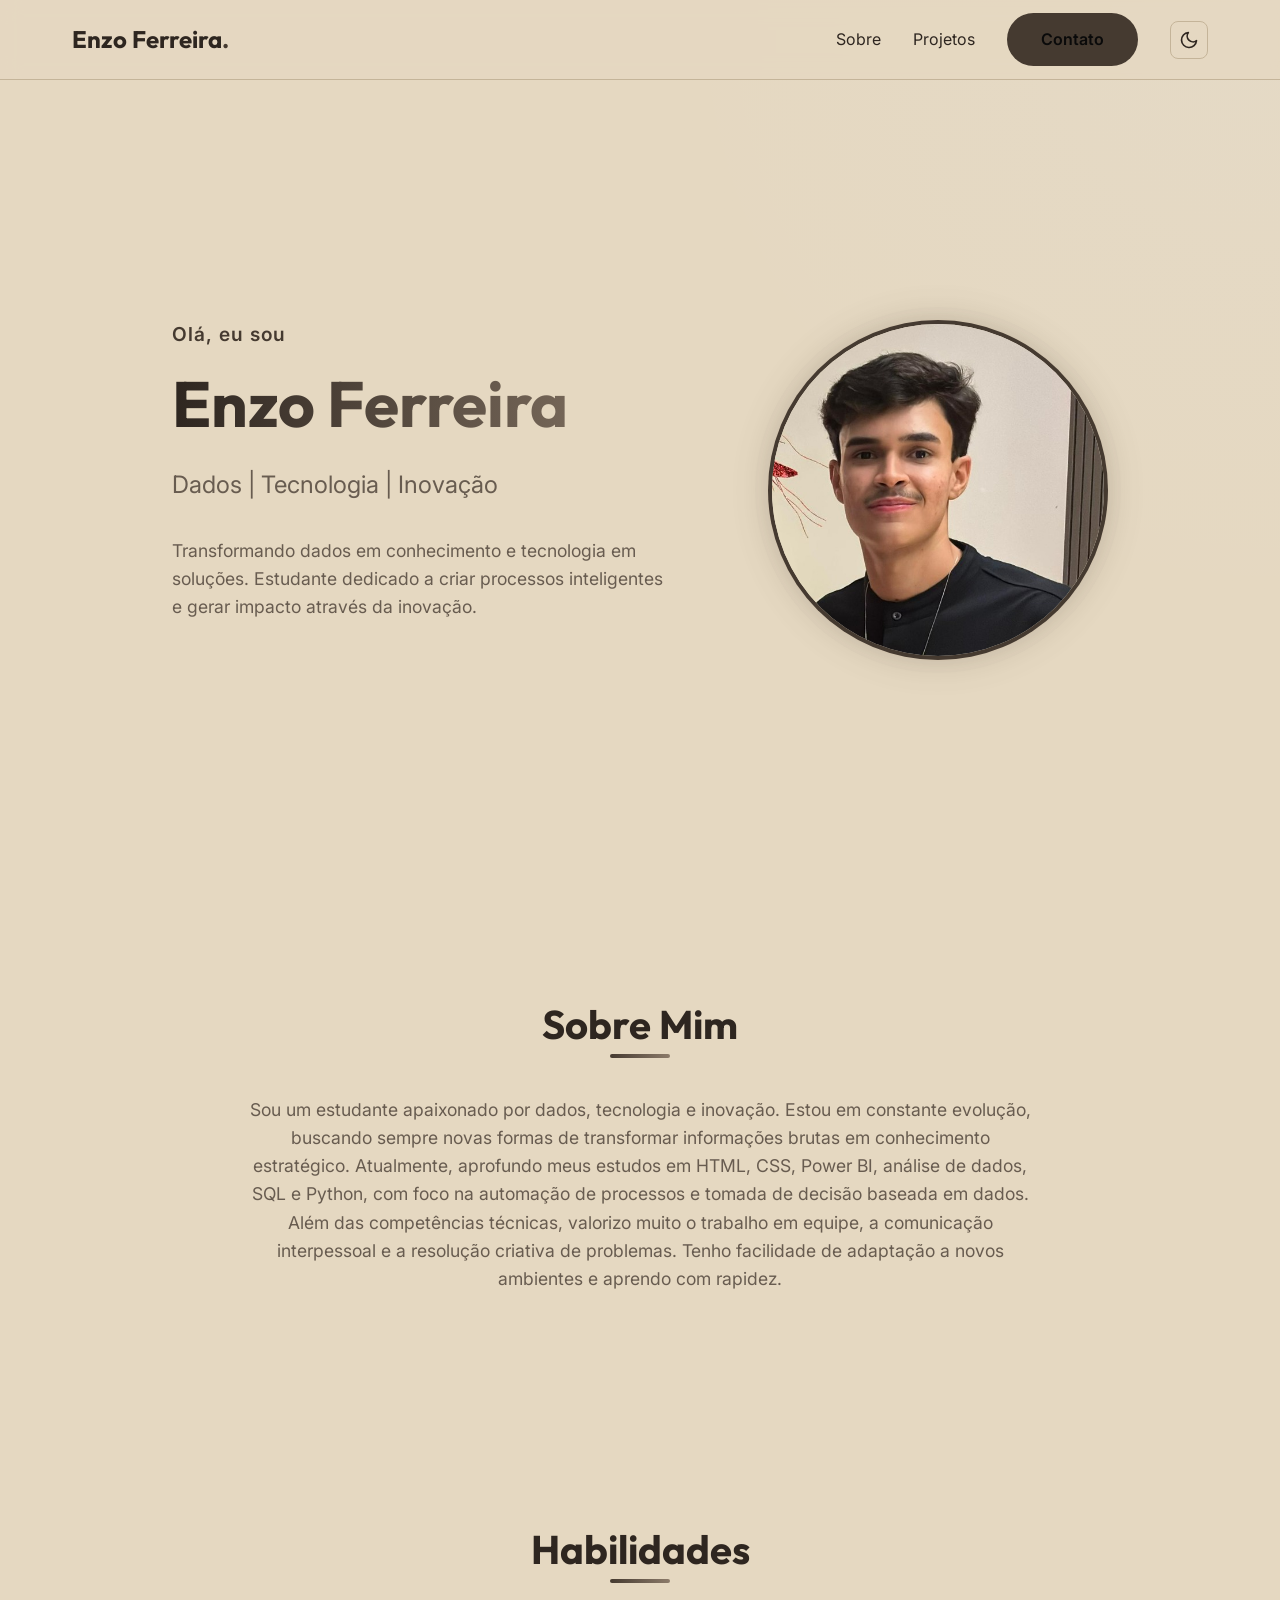
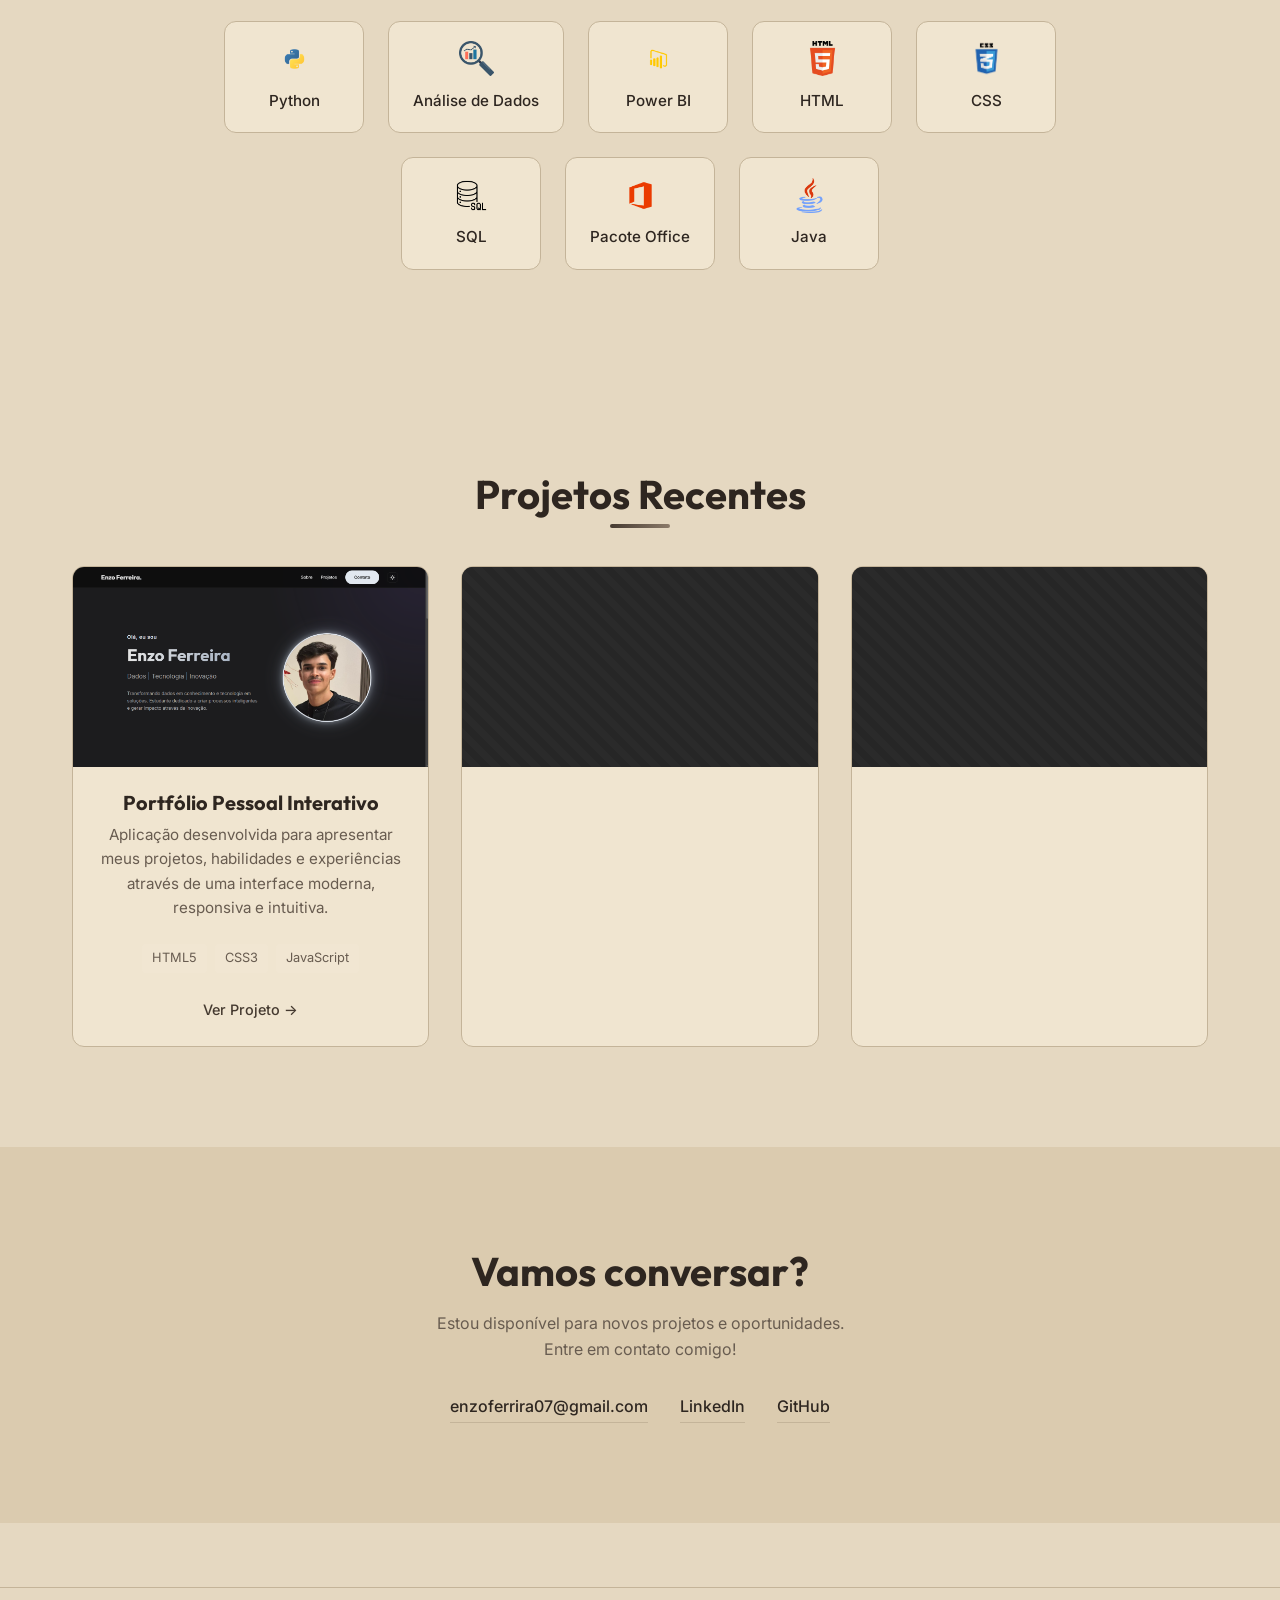
<file: index.html>
<!DOCTYPE html>
<html lang="pt-BR">

<head>
    <meta charset="UTF-8">
    <meta name="viewport" content="width=device-width, initial-scale=1.0">
    <meta name="description" content="Portfolio Profissional - Desenvolvedor & Criativo">
    <title>Portfolio | Enzo Ferreira</title>
    <!-- Fonts -->
    <link rel="preconnect" href="https://fonts.googleapis.com">
    <link rel="preconnect" href="https://fonts.gstatic.com" crossorigin>
    <link
        href="https://fonts.googleapis.com/css2?family=Inter:wght@300;400;500;600;700&family=Outfit:wght@400;500;700&display=swap"
        rel="stylesheet">

    <!-- CSS -->
    <link rel="stylesheet" href="css/style.css">
</head>

<body>

    <!-- Navigation -->
    <nav class="navbar">
        <div class="container">
            <a href="#" class="logo">Enzo Ferreira<span>.</span></a>
            <ul class="nav-links">
                <li><a href="#about">Sobre</a></li>
                <li><a href="#projects">Projetos</a></li>
                <li><a href="#contact" class="btn-primary">Contato</a></li>
                <li>
                    <button id="theme-toggle" class="theme-toggle" aria-label="Alterar tema">
                        <svg class="sun-icon" xmlns="http://www.w3.org/2000/svg" width="24" height="24"
                            viewBox="0 0 24 24" fill="none" stroke="currentColor" stroke-width="2"
                            stroke-linecap="round" stroke-linejoin="round">
                            <circle cx="12" cy="12" r="5" />
                            <line x1="12" y1="1" x2="12" y2="3" />
                            <line x1="12" y1="21" x2="12" y2="23" />
                            <line x1="4.22" y1="4.22" x2="5.64" y2="5.64" />
                            <line x1="18.36" y1="18.36" x2="19.78" y2="19.78" />
                            <line x1="1" y1="12" x2="3" y2="12" />
                            <line x1="21" y1="12" x2="23" y2="12" />
                            <line x1="4.22" y1="19.78" x2="5.64" y2="18.36" />
                            <line x1="18.36" y1="5.64" x2="19.78" y2="4.22" />
                        </svg>
                        <svg class="moon-icon" xmlns="http://www.w3.org/2000/svg" width="24" height="24"
                            viewBox="0 0 24 24" fill="none" stroke="currentColor" stroke-width="2"
                            stroke-linecap="round" stroke-linejoin="round">
                            <path d="M21 12.79A9 9 0 1 1 11.21 3 7 7 0 0 0 21 12.79z" />
                        </svg>
                    </button>
                </li>
            </ul>
            <div class="hamburger">
                <span></span>
                <span></span>
                <span></span>
            </div>
        </div>
    </nav>

    <!-- Hero Section -->
    <header class="hero" id="home">
        <div class="container hero-layout">
            <!-- Text -->
            <div class="hero-content">
                <span class="greeting">Olá, eu sou</span>
                <h1>Enzo Ferreira</h1>
                <p class="subtitle">Dados | Tecnologia | Inovação</p>
                <p class="description">
                    Transformando dados em conhecimento e tecnologia em soluções.
                    Estudante dedicado a criar processos inteligentes e gerar impacto através da inovação.
                </p>

            </div>
            <!-- Foto circular -->
            <div class="hero-photo-wrapper">
                <div class="hero-photo-ring">
                    <img src="assets/perfil.jpg" alt="Foto de Enzo Ferreira" class="hero-photo" id="hero-photo">
                </div>
            </div>
        </div>
    </header>

    <!-- About Section -->
    <section id="about" class="section">
        <div class="container">
            <h2 class="section-title">Sobre Mim</h2>
            <div class="about-grid about-grid--text-only">
                <div class="about-text">
                    <p>
                        Sou um estudante apaixonado por dados, tecnologia e inovação. Estou em constante evolução,
                        buscando sempre novas formas de transformar informações brutas em conhecimento estratégico.
                        Atualmente, aprofundo meus estudos em HTML, CSS, Power BI, análise de dados, SQL e Python, com
                        foco na
                        automação de processos e tomada de decisão baseada em dados. Além das competências técnicas,
                        valorizo muito o trabalho em equipe, a comunicação interpessoal e a resolução criativa de
                        problemas. Tenho facilidade de adaptação a novos ambientes e aprendo com rapidez.
                    </p>
                </div>
            </div>
        </div>
    </section>

    <!-- Skills Section -->
    <section id="skills" class="section">
        <div class="container">
            <h2 class="section-title">Habilidades</h2>
            <div class="skills-list">
                <div class="skill-item">
                    <img src="assets/python.png" alt="Python" class="skill-icon">
                    <span class="skill-tag">Python</span>
                </div>
                <div class="skill-item">
                    <img src="assets/analise-de-dados.png" alt="Análise de Dados" class="skill-icon">
                    <span class="skill-tag">Análise de Dados</span>
                </div>
                <div class="skill-item">
                    <img src="assets/power-bi.png" alt="Power BI" class="skill-icon">
                    <span class="skill-tag">Power BI</span>
                </div>
                <div class="skill-item">
                    <img src="assets/html-logo.png" alt="HTML" class="skill-icon">
                    <span class="skill-tag">HTML</span>
                </div>
                <div class="skill-item">
                    <img src="assets/css-logo.png" alt="CSS" class="skill-icon">
                    <span class="skill-tag">CSS</span>
                </div>
                <div class="skill-item">
                    <img src="assets/sql.png" alt="SQL" class="skill-icon">
                    <span class="skill-tag">SQL</span>
                </div>
                <div class="skill-item">
                    <img src="assets/1486565573-microsoft-office_81557.png" alt="Pacote Office" class="skill-icon">
                    <span class="skill-tag">Pacote Office</span>
                </div>
                <div class="skill-item">
                    <img src="assets/226777.png" alt="Java" class="skill-icon">
                    <span class="skill-tag">Java</span>
                </div>
            </div>
        </div>
    </section>


    <!-- Projects Section -->
    <section id="projects" class="section">
        <div class="container">
            <h2 class="section-title">Projetos Recentes</h2>
            <div class="projects-grid">
                <!-- Project Card 1 -->
                <article class="project-card">
                    <div class="project-image">
                        <img src="assets/Screenshot_1.png" alt="Print do Portfólio" style="width: 100%; height: 100%; object-fit: cover;">
                    </div>
                    <div class="project-info">
                        <h3>Portfólio Pessoal Interativo</h3>
                        <p>Aplicação desenvolvida para apresentar meus projetos, habilidades e experiências através de uma interface moderna, responsiva e intuitiva.</p>
                        <div class="tags">
                            <span>HTML5</span><span>CSS3</span><span>JavaScript</span>
                        </div>
                        <a href="https://enzoferrira.github.io" target="_blank" class="link-arrow">Ver Projeto &rarr;</a>
                    </div>
                </article>

                <!-- Project Card 2 -->
                <article class="project-card">
                    <div class="project-image"></div>
                    <div class="project-info">
                        
                    </div>
                </article>

                <!-- Project Card 3 -->
                <article class="project-card">
                    <div class="project-image"></div>
                    <div class="project-info">
                        
                    </div>
                </article>
            </div>
        </div>
    </section>

    <!-- Contact Section -->
    <section id="contact" class="section bg-alt">
        <div class="container contact-container">
            <div class="contact-text">
                <h2>Vamos conversar?</h2>
                <p>Estou disponível para novos projetos e oportunidades.<br>Entre em contato comigo!</p>
                <div class="contact-links">
                    <a href="mailto:enzoferrira07@gmail.com" class="contact-item">enzoferrira07@gmail.com</a>
                    <a href="https://www.linkedin.com/in/enzo-silva-ferreira/" class="contact-item">LinkedIn</a>
                    <a href="https://www.github.com/EnzoFerrira" class="contact-item">GitHub</a>
                </div>
            </div>
        </div>
    </section>

    <footer>
        <div class="container">
        </div>
    </footer>

    <script src="js/main.js"></script>
</body>

</html>
</file>
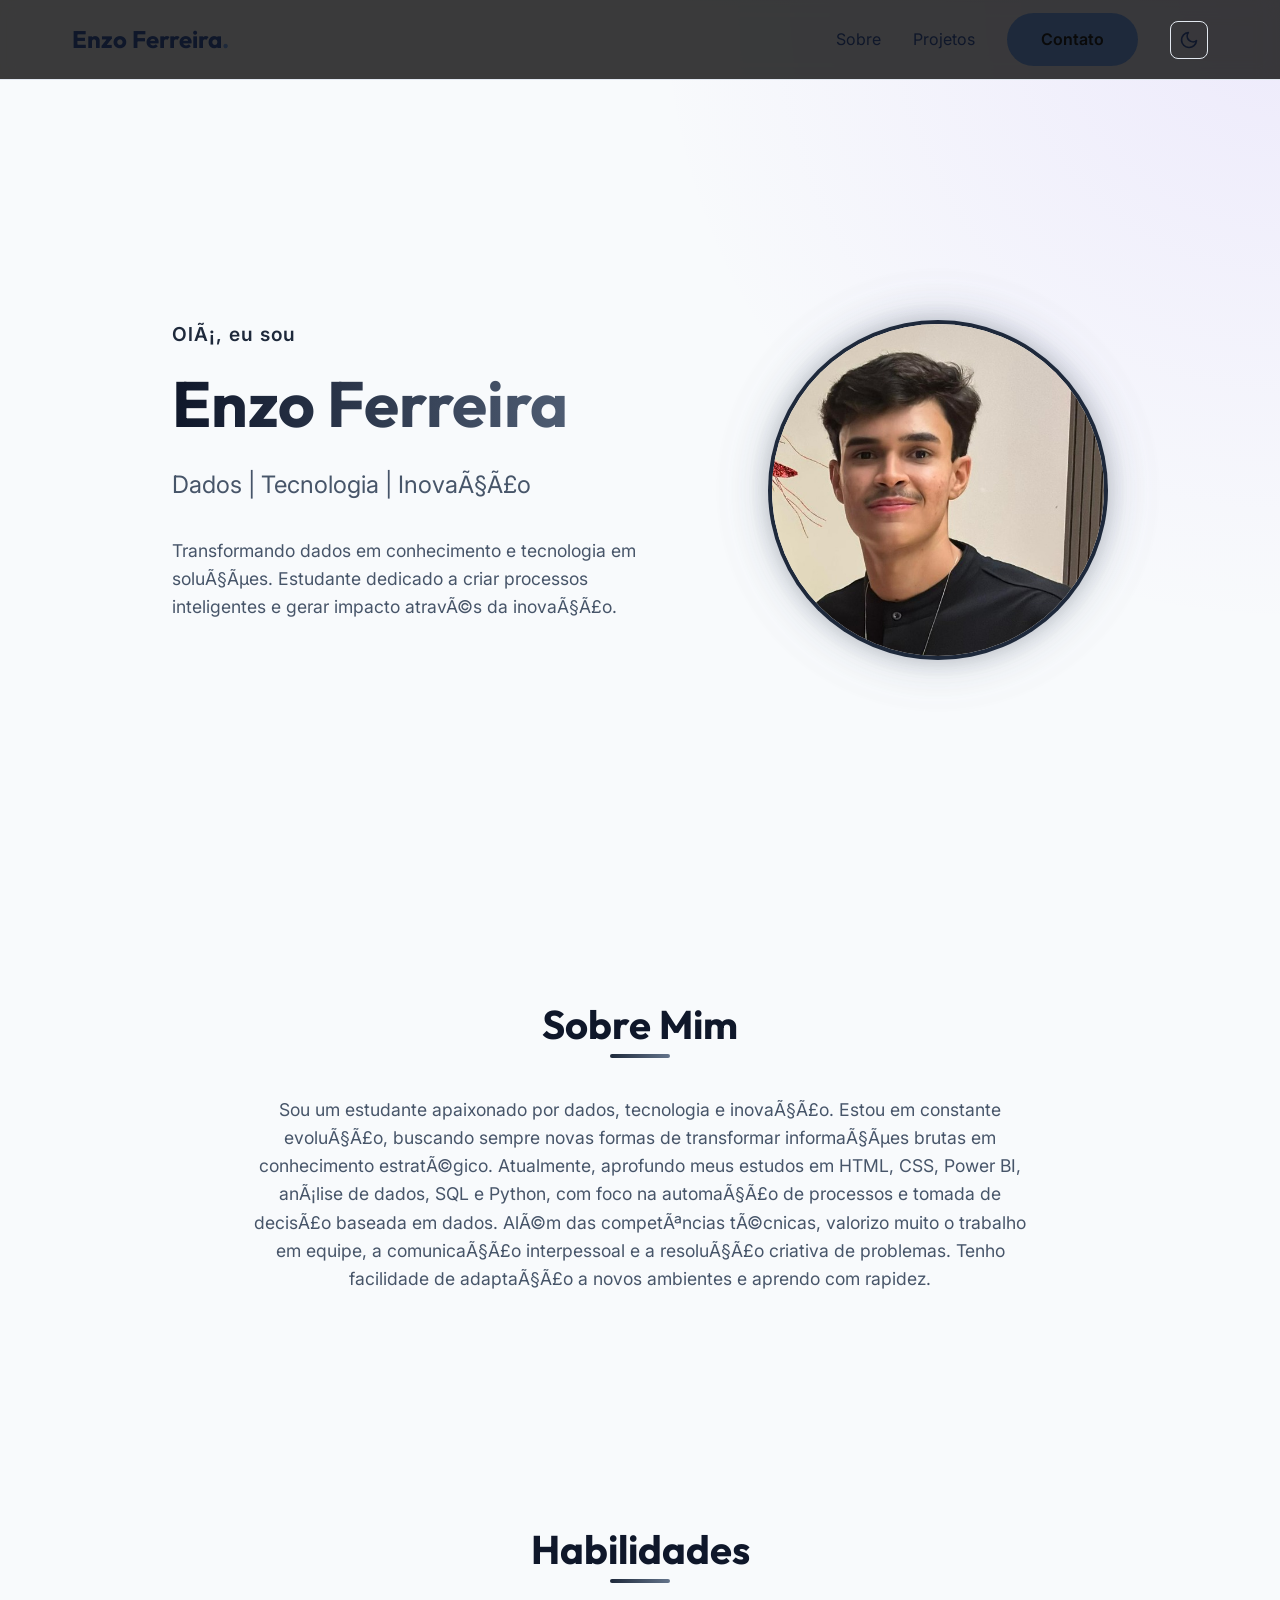
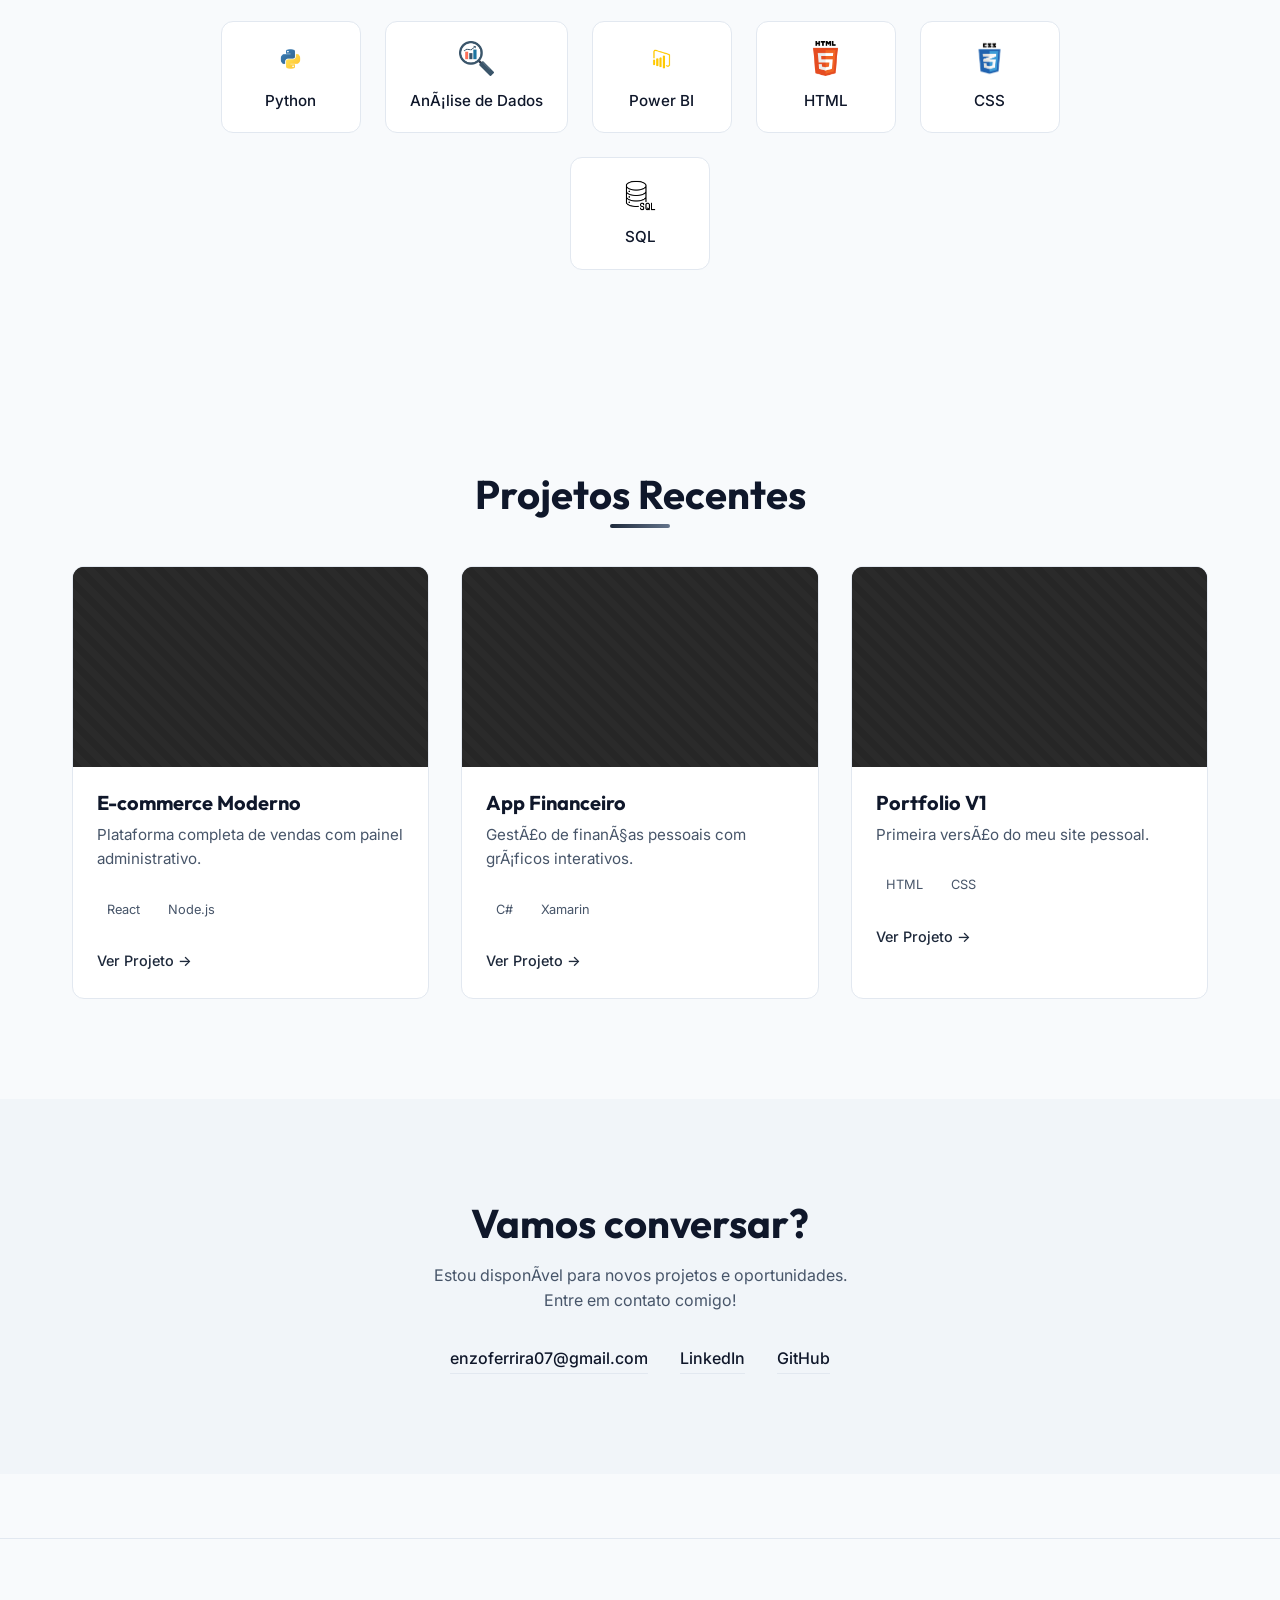
<file: google_sites_bundle.html>
﻿<!DOCTYPE html>
<html lang="pt-BR">

<head>
    <meta charset="UTF-8">
    <meta name="viewport" content="width=device-width, initial-scale=1.0">
    <meta name="description" content="Portfolio Profissional - Desenvolvedor & Criativo">
    <title>Portfolio | Enzo Ferreira</title>
    <!-- Fonts -->
    <link rel="preconnect" href="https://fonts.googleapis.com">
    <link rel="preconnect" href="https://fonts.gstatic.com" crossorigin>
    <link
        href="https://fonts.googleapis.com/css2?family=Inter:wght@300;400;500;600;700&family=Outfit:wght@400;500;700&display=swap"
        rel="stylesheet">

    <!-- CSS -->
    <style>
/* 
 * Portfolio Theme - Dark Mode 
 * Premium Resume Style
 */

:root {
    /* Transitions */
    --transition: all 0.3s ease;

    /* Theme - Dark (Default) */
    --bg-body: #1c1c1e;
    --bg-card: #2c2c2e;
    --bg-alt: #242426;
    --text-main: #e5e5e5;
    --text-muted: #a3a3a3;
    --primary: #E2E8F0;
    --primary-hover: #CBD5E1;
    --accent: #94A3B8;
    --border: #262626;

    /* Smoke Effect Colors - Dark */
    --smoke-1: rgba(226, 232, 240, 0.4);
    --smoke-2: rgba(148, 163, 184, 0.3);
    --smoke-3: rgba(148, 163, 184, 0.2);
    --smoke-4: rgba(148, 163, 184, 0.1);
}

[data-theme="light"] {
    --bg-body: #f8fafc;
    --bg-card: #ffffff;
    --bg-alt: #f1f5f9;
    --text-main: #0f172a;
    --text-muted: #475569;
    --primary: #1e293b;
    --primary-hover: #334155;
    --accent: #64748b;
    --border: #e2e8f0;

    /* Smoke Effect Colors - Light */
    --smoke-1: rgba(30, 41, 59, 0.2);
    --smoke-2: rgba(71, 85, 105, 0.15);
    --smoke-3: rgba(100, 116, 139, 0.1);
    --smoke-4: rgba(148, 163, 184, 0.05);
}

:root {
    /* Typography */
    --font-heading: 'Outfit', sans-serif;
    --font-body: 'Inter', sans-serif;

    /* Spacing */
    --container-width: 1200px;
    --header-height: 80px;
}

/* Reset & Base */
* {
    margin: 0;
    padding: 0;
    box-sizing: border-box;
}

html {
    scroll-behavior: smooth;
}

body {
    background-color: var(--bg-body);
    color: var(--text-main);
    font-family: var(--font-body);
    line-height: 1.6;
    overflow-x: hidden;
    transition: background-color 0.4s ease, color 0.4s ease;
}

a {
    text-decoration: none;
    color: inherit;
    transition: var(--transition);
}

ul {
    list-style: none;
}

img {
    max-width: 100%;
    display: block;
}

/* Typography */
h1,
h2,
h3,
h4,
h5,
h6 {
    font-family: var(--font-heading);
    color: var(--text-main);
    line-height: 1.2;
}

.section-title {
    font-size: 2.5rem;
    margin-bottom: 3rem;
    position: relative;
    display: inline-block;
}

.section-title::after {
    content: '';
    position: absolute;
    bottom: -10px;
    left: 0;
    width: 60px;
    height: 4px;
    background: linear-gradient(90deg, var(--primary), var(--accent));
    border-radius: 2px;
}

/* Utility Classes */
.container {
    max-width: var(--container-width);
    margin: 0 auto;
    padding: 0 2rem;
}

.btn-primary {
    display: inline-block;
    background-color: var(--primary);
    color: #0a0a0a;
    padding: 12px 32px;
    border-radius: 50px;
    font-weight: 600;
    border: 2px solid transparent;
}

.btn-primary:hover {
    background-color: var(--primary-hover);
    transform: translateY(-2px);
    box-shadow: 0 10px 20px -10px rgba(139, 92, 246, 0.5);
}

.btn-outline {
    display: inline-block;
    background-color: transparent;
    color: var(--text-main);
    padding: 12px 32px;
    border-radius: 50px;
    font-weight: 500;
    border: 2px solid var(--border);
}

.btn-outline:hover {
    border-color: var(--primary);
    color: var(--primary);
}

.bg-alt {
    background-color: var(--bg-alt);
}

/* Navigation */
.navbar {
    height: var(--header-height);
    background-color: rgba(10, 10, 10, 0.8);
    backdrop-filter: blur(10px);
    position: fixed;
    top: 0;
    left: 0;
    width: 100%;
    z-index: 1000;
    display: flex;
    align-items: center;
    border-bottom: 1px solid var(--border);
}

.navbar .container {
    display: flex;
    justify-content: space-between;
    align-items: center;
    width: 100%;
}

.logo {
    font-size: 1.5rem;
    font-weight: 700;
    font-family: var(--font-heading);
    color: var(--text-main);
}

.logo span {
    color: var(--primary);
}

.nav-links {
    display: flex;
    gap: 2rem;
    align-items: center;
}

/* Theme Toggle Button */
.theme-toggle {
    background: none;
    border: 1px solid var(--border);
    cursor: pointer;
    padding: 8px;
    border-radius: 8px;
    display: flex;
    align-items: center;
    justify-content: center;
    transition: var(--transition);
}

.theme-toggle:hover {
    background-color: var(--bg-card);
    border-color: var(--primary);
}

.theme-toggle svg {
    width: 20px;
    height: 20px;
    stroke: var(--text-main);
    fill: none;
}

[data-theme="light"] .sun-icon {
    display: none;
}

[data-theme="dark"] .moon-icon {
    display: none;
}

.nav-links a:hover {
    color: var(--primary);
}

.hamburger {
    display: none;
    cursor: pointer;
}

.hamburger span {
    display: block;
    width: 25px;
    height: 3px;
    background-color: var(--text-main);
    margin: 5px 0;
    transition: var(--transition);
}

/* Hero Section */
.hero {
    height: 100vh;
    /* Full viewport height */
    display: flex;
    align-items: center;
    padding-top: var(--header-height);
    background: radial-gradient(circle at top right, rgba(139, 92, 246, 0.1), transparent 40%);
}

.hero-layout {
    display: grid;
    grid-template-columns: 1fr auto;
    gap: 4rem;
    align-items: center;
    justify-content: center;
    width: 100%;
    max-width: 1000px;
    margin: 0 auto;
}

.hero-content {
    max-width: 700px;
}

.greeting {
    color: var(--primary);
    font-weight: 600;
    font-size: 1.2rem;
    margin-bottom: 1rem;
    display: block;
    letter-spacing: 1px;
}

.hero h1 {
    font-size: 4rem;
    margin-bottom: 1.5rem;
    background: linear-gradient(to right, var(--text-main), var(--accent));
    background-clip: text;
    -webkit-background-clip: text;
    -webkit-text-fill-color: transparent;
}

.hero .subtitle {
    font-size: 1.5rem;
    color: var(--text-muted);
    margin-bottom: 2rem;
}

.hero .description {
    max-width: 500px;
    color: var(--text-muted);
    margin-bottom: 2.5rem;
    font-size: 1.1rem;
}

.hero-btns {
    display: none;
    /* Removed previously but keeping class for reference */
}

/* About Section */
.section {
    padding: 100px 0;
    scroll-margin-top: var(--header-height);
}

.about-grid {
    display: grid;
    grid-template-columns: 1fr 1fr;
    gap: 4rem;
    align-items: center;
}

.about-grid--text-only {
    grid-template-columns: 1fr;
    max-width: 800px;
    margin: 0 auto;
    text-align: center;
}

#about .section-title,
#skills .section-title,
#projects .section-title {
    display: block;
    text-align: center;
}

#about .section-title::after,
#skills .section-title::after,
#projects .section-title::after {
    left: 50%;
    transform: translateX(-50%);
}

.about-text p {
    color: var(--text-muted);
    margin-bottom: 2rem;
    font-size: 1.1rem;
}

.skills-list {
    display: flex;
    flex-wrap: wrap;
    gap: 1.5rem;
    justify-content: center;
    margin-top: 2rem;
    max-width: 900px;
    margin-left: auto;
    margin-right: auto;
}

.skill-item {
    background-color: var(--bg-card);
    padding: 1.2rem 1.5rem;
    border-radius: 12px;
    border: 1px solid var(--border);
    display: flex;
    flex-direction: column;
    align-items: center;
    gap: 0.8rem;
    transition: var(--transition);
    cursor: default;
    min-width: 140px;
    flex: 0 1 auto;
}

.skill-item:hover {
    transform: translateY(-5px);
    border-color: var(--primary);
    box-shadow: 0 10px 30px -10px rgba(255, 255, 255, 0.1);
}

.skill-icon {
    width: 35px;
    height: 35px;
    object-fit: contain;
    color: var(--primary);
    transition: var(--transition);
}

.skill-item:hover .skill-icon {
    transform: scale(1.1);
    color: var(--accent);
}

.skill-tag {
    font-size: 0.95rem;
    font-weight: 500;
    color: var(--text-main);
}

/* Foto circular - Hero */
.hero-photo-wrapper {
    display: flex;
    justify-content: center;
    align-items: center;
    flex-shrink: 0;
}

.hero-photo-ring {
    width: 340px;
    height: 340px;
    border-radius: 50%;
    padding: 4px;
    background: var(--primary);
    position: relative;
    box-shadow:
        0 0 20px var(--smoke-1),
        0 0 40px var(--smoke-2),
        0 0 60px var(--smoke-3),
        0 0 80px var(--smoke-4);
    animation: smokeEffect 6s infinite ease-in-out;
}

.hero-photo {
    width: 100%;
    height: 100%;
    border-radius: 50%;
    object-fit: cover;
    object-position: center 35%;
    display: block;
    background-color: var(--bg-card);
}

/* Foto nÃ£o encontrada: mostra placeholder roxo */
.hero-photo[src='assets/perfil.jpg']:not([complete]),
.hero-photo:-moz-broken {
    background: linear-gradient(135deg, var(--primary), var(--accent));
}

@keyframes smokeEffect {

    0%,
    100% {
        box-shadow:
            0 0 20px var(--smoke-1),
            0 0 40px var(--smoke-2),
            0 0 60px var(--smoke-3),
            0 0 80px var(--smoke-4);
        transform: scale(1);
    }

    50% {
        box-shadow:
            0 0 30px var(--smoke-1),
            0 0 60px var(--smoke-2),
            0 0 90px var(--smoke-3),
            0 0 120px var(--smoke-4);
        transform: scale(1.02);
    }
}


/* Foto circular - Sobre Mim */
.about-photo-ring {
    width: 320px;
    height: 320px;
    border-radius: 50%;
    padding: 4px;
    background: linear-gradient(135deg, var(--primary), var(--accent));
    box-shadow: 0 0 50px rgba(139, 92, 246, 0.25);
    margin: 0 auto;
}

.about-photo {
    width: 100%;
    height: 100%;
    border-radius: 50%;
    object-fit: cover;
    object-position: center 35%;
    display: block;
    background-color: var(--bg-card);
}


/* Experience (Timeline) */
.timeline {
    position: relative;
    max-width: 800px;
    margin: 0 auto;
}

.timeline::before {
    content: '';
    position: absolute;
    left: 0;
    top: 0;
    height: 100%;
    width: 2px;
    background-color: var(--border);
}

.timeline-item {
    position: relative;
    padding-left: 3rem;
    margin-bottom: 3rem;
}

.timeline-item::after {
    content: '';
    position: absolute;
    left: -4px;
    top: 5px;
    width: 10px;
    height: 10px;
    border-radius: 50%;
    background-color: var(--primary);
    box-shadow: 0 0 0 4px rgba(139, 92, 246, 0.2);
}

.timeline-date {
    font-size: 0.9rem;
    color: var(--primary);
    margin-bottom: 0.5rem;
    font-weight: 500;
}

.timeline-content h3 {
    font-size: 1.5rem;
    margin-bottom: 0.2rem;
}

.timeline-content h4 {
    font-size: 1.1rem;
    color: var(--text-muted);
    font-weight: 400;
    margin-bottom: 1rem;
}

.timeline-content p {
    color: var(--text-muted);
}

/* Projects */
.projects-grid {
    display: grid;
    grid-template-columns: repeat(auto-fit, minmax(300px, 1fr));
    gap: 2rem;
}

.project-card {
    background-color: var(--bg-card);
    border-radius: 12px;
    overflow: hidden;
    border: 1px solid var(--border);
    transition: var(--transition);
}

.project-card:hover {
    transform: translateY(-5px);
    border-color: var(--primary);
    box-shadow: 0 20px 40px -20px rgba(0, 0, 0, 0.5);
}

.project-image {
    height: 200px;
    background-color: #262626;
    background-image: linear-gradient(45deg, #262626 25%, #2a2a2a 25%, #2a2a2a 50%, #262626 50%, #262626 75%, #2a2a2a 75%, #2a2a2a 100%);
    background-size: 20px 20px;
}

.project-info {
    padding: 1.5rem;
}

.project-info h3 {
    margin-bottom: 0.5rem;
    font-size: 1.25rem;
}

.project-info p {
    color: var(--text-muted);
    font-size: 0.95rem;
    margin-bottom: 1.5rem;
}

.tags {
    display: flex;
    gap: 0.5rem;
    margin-bottom: 1.5rem;
}

.tags span {
    font-size: 0.8rem;
    background-color: rgba(255, 255, 255, 0.05);
    padding: 4px 10px;
    border-radius: 4px;
    color: var(--text-muted);
}

.link-arrow {
    color: var(--primary);
    font-weight: 500;
    font-size: 0.9rem;
}

.link-arrow:hover {
    text-decoration: underline;
}

/* Contact & Footer */
.contact-container {
    text-align: center;
    max-width: 600px;
}

.contact-text h2 {
    margin-bottom: 1rem;
    font-size: 2.5rem;
}

.contact-text p {
    color: var(--text-muted);
    margin-bottom: 2rem;
}

.contact-links {
    display: flex;
    justify-content: center;
    gap: 2rem;
    flex-wrap: wrap;
}

.contact-item {
    color: var(--text-main);
    font-weight: 500;
    border-bottom: 1px solid var(--border);
    padding-bottom: 2px;
}

.contact-item:hover {
    color: var(--primary);
    border-color: var(--primary);
}

footer {
    padding: 2rem 0;
    text-align: center;
    border-top: 1px solid var(--border);
    margin-top: 4rem;
    color: var(--text-muted);
    font-size: 0.9rem;
}

/* Mobile Responsiveness */
@media (max-width: 768px) {
    .nav-links {
        display: none;
        position: absolute;
        top: var(--header-height);
        left: 0;
        width: 100%;
        background-color: var(--bg-card);
        flex-direction: column;
        padding: 2rem;
        border-bottom: 1px solid var(--border);
    }

    .nav-links.active {
        display: flex;
    }

    .hamburger {
        display: block;
    }

    .hero-layout {
        grid-template-columns: 1fr;
        text-align: center;
        gap: 2.5rem;
    }

    .hero-photo-ring {
        width: 200px;
        height: 200px;
    }

    .hero-photo-wrapper {
        order: -1;
        /* foto aparece antes do texto no mobile */
    }

    .hero h1 {
        font-size: 3rem;
    }

    .about-grid {
        grid-template-columns: 1fr;
    }

    .timeline::before {
        left: 0;
    }
}
</style>
</head>

<body>

    <!-- Navigation -->
    <nav class="navbar">
        <div class="container">
            <a href="#" class="logo">Enzo Ferreira<span>.</span></a>
            <ul class="nav-links">
                <li><a href="#about">Sobre</a></li>
                <li><a href="#projects">Projetos</a></li>
                <li><a href="#contact" class="btn-primary">Contato</a></li>
                <li>
                    <button id="theme-toggle" class="theme-toggle" aria-label="Alterar tema">
                        <svg class="sun-icon" xmlns="http://www.w3.org/2000/svg" width="24" height="24"
                            viewBox="0 0 24 24" fill="none" stroke="currentColor" stroke-width="2"
                            stroke-linecap="round" stroke-linejoin="round">
                            <circle cx="12" cy="12" r="5" />
                            <line x1="12" y1="1" x2="12" y2="3" />
                            <line x1="12" y1="21" x2="12" y2="23" />
                            <line x1="4.22" y1="4.22" x2="5.64" y2="5.64" />
                            <line x1="18.36" y1="18.36" x2="19.78" y2="19.78" />
                            <line x1="1" y1="12" x2="3" y2="12" />
                            <line x1="21" y1="12" x2="23" y2="12" />
                            <line x1="4.22" y1="19.78" x2="5.64" y2="18.36" />
                            <line x1="18.36" y1="5.64" x2="19.78" y2="4.22" />
                        </svg>
                        <svg class="moon-icon" xmlns="http://www.w3.org/2000/svg" width="24" height="24"
                            viewBox="0 0 24 24" fill="none" stroke="currentColor" stroke-width="2"
                            stroke-linecap="round" stroke-linejoin="round">
                            <path d="M21 12.79A9 9 0 1 1 11.21 3 7 7 0 0 0 21 12.79z" />
                        </svg>
                    </button>
                </li>
            </ul>
            <div class="hamburger">
                <span></span>
                <span></span>
                <span></span>
            </div>
        </div>
    </nav>

    <!-- Hero Section -->
    <header class="hero" id="home">
        <div class="container hero-layout">
            <!-- Text -->
            <div class="hero-content">
                <span class="greeting">OlÃ¡, eu sou</span>
                <h1>Enzo Ferreira</h1>
                <p class="subtitle">Dados | Tecnologia | InovaÃ§Ã£o</p>
                <p class="description">
                    Transformando dados em conhecimento e tecnologia em soluÃ§Ãµes.
                    Estudante dedicado a criar processos inteligentes e gerar impacto atravÃ©s da inovaÃ§Ã£o.
                </p>

            </div>
            <!-- Foto circular -->
            <div class="hero-photo-wrapper">
                <div class="hero-photo-ring">
                    <img src="assets/perfil.jpg" alt="Foto de Enzo Ferreira" class="hero-photo" id="hero-photo">
                </div>
            </div>
        </div>
    </header>

    <!-- About Section -->
    <section id="about" class="section">
        <div class="container">
            <h2 class="section-title">Sobre Mim</h2>
            <div class="about-grid about-grid--text-only">
                <div class="about-text">
                    <p>
                        Sou um estudante apaixonado por dados, tecnologia e inovaÃ§Ã£o. Estou em constante evoluÃ§Ã£o,
                        buscando sempre novas formas de transformar informaÃ§Ãµes brutas em conhecimento estratÃ©gico.
                        Atualmente, aprofundo meus estudos em HTML, CSS, Power BI, anÃ¡lise de dados, SQL e Python, com
                        foco na
                        automaÃ§Ã£o de processos e tomada de decisÃ£o baseada em dados. AlÃ©m das competÃªncias tÃ©cnicas,
                        valorizo muito o trabalho em equipe, a comunicaÃ§Ã£o interpessoal e a resoluÃ§Ã£o criativa de
                        problemas. Tenho facilidade de adaptaÃ§Ã£o a novos ambientes e aprendo com rapidez.
                    </p>
                </div>
            </div>
        </div>
    </section>

    <!-- Skills Section -->
    <section id="skills" class="section">
        <div class="container">
            <h2 class="section-title">Habilidades</h2>
            <div class="skills-list">
                <div class="skill-item">
                    <img src="assets/python.png" alt="Python" class="skill-icon">
                    <span class="skill-tag">Python</span>
                </div>
                <div class="skill-item">
                    <img src="assets/analise-de-dados.png" alt="AnÃ¡lise de Dados" class="skill-icon">
                    <span class="skill-tag">AnÃ¡lise de Dados</span>
                </div>
                <div class="skill-item">
                    <img src="assets/power-bi.png" alt="Power BI" class="skill-icon">
                    <span class="skill-tag">Power BI</span>
                </div>
                <div class="skill-item">
                    <img src="assets/html-logo.png" alt="HTML" class="skill-icon">
                    <span class="skill-tag">HTML</span>
                </div>
                <div class="skill-item">
                    <img src="assets/css-logo.png" alt="CSS" class="skill-icon">
                    <span class="skill-tag">CSS</span>
                </div>
                <div class="skill-item">
                    <img src="assets/sql.png" alt="SQL" class="skill-icon">
                    <span class="skill-tag">SQL</span>
                </div>
            </div>
        </div>
    </section>


    <!-- Projects Section -->
    <section id="projects" class="section">
        <div class="container">
            <h2 class="section-title">Projetos Recentes</h2>
            <div class="projects-grid">
                <!-- Project Card 1 -->
                <article class="project-card">
                    <div class="project-image"></div>
                    <div class="project-info">
                        <h3>E-commerce Moderno</h3>
                        <p>Plataforma completa de vendas com painel administrativo.</p>
                        <div class="tags">
                            <span>React</span><span>Node.js</span>
                        </div>
                        <a href="#" class="link-arrow">Ver Projeto &rarr;</a>
                    </div>
                </article>

                <!-- Project Card 2 -->
                <article class="project-card">
                    <div class="project-image"></div>
                    <div class="project-info">
                        <h3>App Financeiro</h3>
                        <p>GestÃ£o de finanÃ§as pessoais com grÃ¡ficos interativos.</p>
                        <div class="tags">
                            <span>C#</span><span>Xamarin</span>
                        </div>
                        <a href="#" class="link-arrow">Ver Projeto &rarr;</a>
                    </div>
                </article>

                <!-- Project Card 3 -->
                <article class="project-card">
                    <div class="project-image"></div>
                    <div class="project-info">
                        <h3>Portfolio V1</h3>
                        <p>Primeira versÃ£o do meu site pessoal.</p>
                        <div class="tags">
                            <span>HTML</span><span>CSS</span>
                        </div>
                        <a href="#" class="link-arrow">Ver Projeto &rarr;</a>
                    </div>
                </article>
            </div>
        </div>
    </section>

    <!-- Contact Section -->
    <section id="contact" class="section bg-alt">
        <div class="container contact-container">
            <div class="contact-text">
                <h2>Vamos conversar?</h2>
                <p>Estou disponÃ­vel para novos projetos e oportunidades.<br>Entre em contato comigo!</p>
                <div class="contact-links">
                    <a href="mailto:enzoferrira07@gmail.com" class="contact-item">enzoferrira07@gmail.com</a>
                    <a href="https://www.linkedin.com/in/enzo-silva-ferreira/" class="contact-item">LinkedIn</a>
                    <a href="https://www.github.com/EnzoFerrira" class="contact-item">GitHub</a>
                </div>
            </div>
        </div>
    </section>

    <footer>
        <div class="container">
        </div>
    </footer>

    <script>
document.addEventListener('DOMContentLoaded', () => {
    // Mobile Menu Toggle
    const hamburger = document.querySelector('.hamburger');
    const navLinks = document.querySelector('.nav-links');
    const links = document.querySelectorAll('.nav-links li');

    if (hamburger) {
        hamburger.addEventListener('click', () => {
            navLinks.classList.toggle('active');

            // Hamburger animation
            hamburger.classList.toggle('toggle');
        });
    }

    // Close menu when clicking a link
    links.forEach(link => {
        link.addEventListener('click', () => {
            navLinks.classList.remove('active');
        });
    });

    // Smooth Scrolling for anchor links
    document.querySelectorAll('a[href^="#"]').forEach(anchor => {
        anchor.addEventListener('click', function (e) {
            const href = this.getAttribute('href');
            if (href === "#") return;

            e.preventDefault();
            const target = document.querySelector(href);
            if (target) {
                target.scrollIntoView({
                    behavior: 'smooth',
                    block: 'center'
                });
            }
        });
    });
    // Theme Toggle Logic
    const themeToggle = document.getElementById('theme-toggle');
    const htmlElement = document.documentElement;

    // Check for saved theme preference or system preference
    const savedTheme = localStorage.getItem('theme');
    const prefersDark = window.matchMedia('(prefers-color-scheme: dark)').matches;

    // Set initial theme
    const initialTheme = savedTheme || (prefersDark ? 'dark' : 'light');
    htmlElement.setAttribute('data-theme', initialTheme);

    if (themeToggle) {
        themeToggle.addEventListener('click', () => {
            const currentTheme = htmlElement.getAttribute('data-theme');
            const newTheme = currentTheme === 'dark' ? 'light' : 'dark';

            htmlElement.setAttribute('data-theme', newTheme);
            localStorage.setItem('theme', newTheme);
        });
    }
});

</script>
</body>

</html>
</file>
<file: css/style.css>
/* 
 * Portfolio Theme - Dark Mode 
 * Premium Resume Style
 */

:root {
    /* Transitions */
    --transition: all 0.3s ease;

    /* Theme - Dark (Default) */
    --bg-nav: rgba(10, 10, 10, 0.8);
    --bg-body: #1c1c1e;
    --bg-card: #2c2c2e;
    --bg-alt: #242426;
    --text-main: #e5e5e5;
    --text-muted: #a3a3a3;
    --primary: #E2E8F0;
    --primary-hover: #CBD5E1;
    --accent: #94A3B8;
    --border: #262626;

    /* Smoke Effect Colors - Dark */
    --smoke-1: rgba(226, 232, 240, 0.4);
    --smoke-2: rgba(148, 163, 184, 0.3);
    --smoke-3: rgba(148, 163, 184, 0.2);
    --smoke-4: rgba(148, 163, 184, 0.1);
}

[data-theme="light"] {
    /* Deeper Latte/Cream palette */
    --bg-nav: rgba(229, 216, 193, 0.9);
    --bg-body: #e5d8c1;
    --bg-card: #f0e5d0;
    --bg-alt: #dbcbaf;
    --text-main: #2e2620;
    --text-muted: #685c50;
    --primary: #453a30;
    --primary-hover: #5e5045;
    --accent: #8c7b6a;
    --border: #c4b499;

    /* Smoke Effect Colors - Light */
    --smoke-1: rgba(69, 58, 48, 0.12);
    --smoke-2: rgba(69, 58, 48, 0.08);
    --smoke-3: rgba(69, 58, 48, 0.04);
    --smoke-4: rgba(69, 58, 48, 0.01);
}

:root {
    /* Typography */
    --font-heading: 'Outfit', sans-serif;
    --font-body: 'Inter', sans-serif;

    /* Spacing */
    --container-width: 1200px;
    --header-height: 80px;
}

/* Reset & Base */
* {
    margin: 0;
    padding: 0;
    box-sizing: border-box;
}

html {
    scroll-behavior: smooth;
}

body {
    background-color: var(--bg-body);
    color: var(--text-main);
    font-family: var(--font-body);
    line-height: 1.6;
    overflow-x: hidden;
    transition: background-color 0.4s ease, color 0.4s ease;
}

a {
    text-decoration: none;
    color: inherit;
    transition: var(--transition);
}

ul {
    list-style: none;
}

img {
    max-width: 100%;
    display: block;
}

/* Typography */
h1,
h2,
h3,
h4,
h5,
h6 {
    font-family: var(--font-heading);
    color: var(--text-main);
    line-height: 1.2;
}

.section-title {
    font-size: 2.5rem;
    margin-bottom: 3rem;
    position: relative;
    display: inline-block;
}

.section-title::after {
    content: '';
    position: absolute;
    bottom: -10px;
    left: 0;
    width: 60px;
    height: 4px;
    background: linear-gradient(90deg, var(--primary), var(--accent));
    border-radius: 2px;
}

/* Utility Classes */
.container {
    max-width: var(--container-width);
    margin: 0 auto;
    padding: 0 2rem;
}

.btn-primary {
    display: inline-block;
    background-color: var(--primary);
    color: #0a0a0a;
    padding: 12px 32px;
    border-radius: 50px;
    font-weight: 600;
    border: 2px solid transparent;
}

.btn-primary:hover {
    background-color: var(--primary-hover);
    transform: translateY(-2px);
    box-shadow: 0 10px 20px -10px rgba(226, 232, 240, 0.5);
}

.btn-outline {
    display: inline-block;
    background-color: transparent;
    color: var(--text-main);
    padding: 12px 32px;
    border-radius: 50px;
    font-weight: 500;
    border: 2px solid var(--border);
}

.btn-outline:hover {
    border-color: var(--primary);
    color: var(--primary);
}

.bg-alt {
    background-color: var(--bg-alt);
}

/* Navigation */
.navbar {
    height: var(--header-height);
    background-color: var(--bg-nav);
    backdrop-filter: blur(10px);
    position: fixed;
    top: 0;
    left: 0;
    width: 100%;
    z-index: 1000;
    display: flex;
    align-items: center;
    border-bottom: 1px solid var(--border);
}

.navbar .container {
    display: flex;
    justify-content: space-between;
    align-items: center;
    width: 100%;
}

.logo {
    font-size: 1.5rem;
    font-weight: 700;
    font-family: var(--font-heading);
    color: var(--text-main);
}

.logo span {
    color: var(--primary);
}

.nav-links {
    display: flex;
    gap: 2rem;
    align-items: center;
}

/* Theme Toggle Button */
.theme-toggle {
    background: none;
    border: 1px solid var(--border);
    cursor: pointer;
    padding: 8px;
    border-radius: 8px;
    display: flex;
    align-items: center;
    justify-content: center;
    transition: var(--transition);
}

.theme-toggle:hover {
    background-color: var(--bg-card);
    border-color: var(--primary);
}

.theme-toggle svg {
    width: 20px;
    height: 20px;
    stroke: var(--text-main);
    fill: none;
}

[data-theme="light"] .sun-icon {
    display: none;
}

[data-theme="dark"] .moon-icon {
    display: none;
}

.nav-links a:hover {
    color: var(--primary);
}

.hamburger {
    display: none;
    cursor: pointer;
}

.hamburger span {
    display: block;
    width: 25px;
    height: 3px;
    background-color: var(--text-main);
    margin: 5px 0;
    transition: var(--transition);
}

/* Hero Section */
.hero {
    height: 100vh;
    /* Full viewport height */
    display: flex;
    align-items: center;
    padding-top: var(--header-height);
    background: radial-gradient(circle at top right, rgba(226, 232, 240, 0.1), transparent 40%);
}

.hero-layout {
    display: grid;
    grid-template-columns: 1fr auto;
    gap: 4rem;
    align-items: center;
    justify-content: center;
    width: 100%;
    max-width: 1000px;
    margin: 0 auto;
}

.hero-content {
    max-width: 700px;
}

.greeting {
    color: var(--primary);
    font-weight: 600;
    font-size: 1.2rem;
    margin-bottom: 1rem;
    display: block;
    letter-spacing: 1px;
}

.hero h1 {
    font-size: 4rem;
    margin-bottom: 1.5rem;
    background: linear-gradient(to right, var(--text-main), var(--accent));
    background-clip: text;
    -webkit-background-clip: text;
    -webkit-text-fill-color: transparent;
}

.hero .subtitle {
    font-size: 1.5rem;
    color: var(--text-muted);
    margin-bottom: 2rem;
}

.hero .description {
    max-width: 500px;
    color: var(--text-muted);
    margin-bottom: 2.5rem;
    font-size: 1.1rem;
}

.hero-btns {
    display: none;
    /* Removed previously but keeping class for reference */
}

/* About Section */
.section {
    padding: 100px 0;
    scroll-margin-top: var(--header-height);
}

.about-grid {
    display: grid;
    grid-template-columns: 1fr 1fr;
    gap: 4rem;
    align-items: center;
}

.about-grid--text-only {
    grid-template-columns: 1fr;
    max-width: 800px;
    margin: 0 auto;
    text-align: center;
}

#about .section-title,
#skills .section-title,
#projects .section-title {
    display: block;
    text-align: center;
}

#about .section-title::after,
#skills .section-title::after,
#projects .section-title::after {
    left: 50%;
    transform: translateX(-50%);
}

.about-text p {
    color: var(--text-muted);
    margin-bottom: 2rem;
    font-size: 1.1rem;
}

.skills-list {
    display: flex;
    flex-wrap: wrap;
    gap: 1.5rem;
    justify-content: center;
    margin-top: 2rem;
    max-width: 900px;
    margin-left: auto;
    margin-right: auto;
}

.skill-item {
    background-color: var(--bg-card);
    padding: 1.2rem 1.5rem;
    border-radius: 12px;
    border: 1px solid var(--border);
    display: flex;
    flex-direction: column;
    align-items: center;
    gap: 0.8rem;
    transition: var(--transition);
    cursor: default;
    min-width: 140px;
    flex: 0 1 auto;
}

.skill-item:hover {
    transform: translateY(-5px);
    border-color: var(--primary);
    box-shadow: 0 10px 30px -10px rgba(255, 255, 255, 0.1);
}

.skill-icon {
    width: 35px;
    height: 35px;
    object-fit: contain;
    color: var(--primary);
    transition: var(--transition);
}

.skill-item:hover .skill-icon {
    transform: scale(1.1);
    color: var(--accent);
}

.skill-tag {
    font-size: 0.95rem;
    font-weight: 500;
    color: var(--text-main);
}

/* Foto circular - Hero */
.hero-photo-wrapper {
    display: flex;
    justify-content: center;
    align-items: center;
    flex-shrink: 0;
}

.hero-photo-ring {
    width: 340px;
    height: 340px;
    border-radius: 50%;
    padding: 4px;
    background: var(--primary);
    position: relative;
    box-shadow:
        0 0 20px var(--smoke-1),
        0 0 40px var(--smoke-2),
        0 0 60px var(--smoke-3),
        0 0 80px var(--smoke-4);
    animation: smokeEffect 6s infinite ease-in-out;
}

.hero-photo {
    width: 100%;
    height: 100%;
    border-radius: 50%;
    object-fit: cover;
    object-position: center 35%;
    display: block;
    background-color: var(--bg-card);
}

/* Foto não encontrada: mostra placeholder roxo */
.hero-photo[src='assets/perfil.jpg']:not([complete]),
.hero-photo:-moz-broken {
    background: linear-gradient(135deg, var(--primary), var(--accent));
}

@keyframes smokeEffect {

    0%,
    100% {
        box-shadow:
            0 0 20px var(--smoke-1),
            0 0 40px var(--smoke-2),
            0 0 60px var(--smoke-3),
            0 0 80px var(--smoke-4);
        transform: scale(1);
    }

    50% {
        box-shadow:
            0 0 30px var(--smoke-1),
            0 0 60px var(--smoke-2),
            0 0 90px var(--smoke-3),
            0 0 120px var(--smoke-4);
        transform: scale(1.02);
    }
}


/* Foto circular - Sobre Mim */
.about-photo-ring {
    width: 320px;
    height: 320px;
    border-radius: 50%;
    padding: 4px;
    background: linear-gradient(135deg, var(--primary), var(--accent));
    box-shadow: 0 0 50px rgba(226, 232, 240, 0.25);
    margin: 0 auto;
}

.about-photo {
    width: 100%;
    height: 100%;
    border-radius: 50%;
    object-fit: cover;
    object-position: center 35%;
    display: block;
    background-color: var(--bg-card);
}


/* Experience (Timeline) */
.timeline {
    position: relative;
    max-width: 800px;
    margin: 0 auto;
}

.timeline::before {
    content: '';
    position: absolute;
    left: 0;
    top: 0;
    height: 100%;
    width: 2px;
    background-color: var(--border);
}

.timeline-item {
    position: relative;
    padding-left: 3rem;
    margin-bottom: 3rem;
}

.timeline-item::after {
    content: '';
    position: absolute;
    left: -4px;
    top: 5px;
    width: 10px;
    height: 10px;
    border-radius: 50%;
    background-color: var(--primary);
    box-shadow: 0 0 0 4px rgba(226, 232, 240, 0.2);
}

.timeline-date {
    font-size: 0.9rem;
    color: var(--primary);
    margin-bottom: 0.5rem;
    font-weight: 500;
}

.timeline-content h3 {
    font-size: 1.5rem;
    margin-bottom: 0.2rem;
}

.timeline-content h4 {
    font-size: 1.1rem;
    color: var(--text-muted);
    font-weight: 400;
    margin-bottom: 1rem;
}

.timeline-content p {
    color: var(--text-muted);
}

/* Projects */
.projects-grid {
    display: grid;
    grid-template-columns: repeat(auto-fit, minmax(300px, 1fr));
    gap: 2rem;
}

.project-card {
    background-color: var(--bg-card);
    border-radius: 12px;
    overflow: hidden;
    border: 1px solid var(--border);
    transition: var(--transition);
}

.project-card:hover {
    transform: translateY(-5px);
    border-color: var(--primary);
    box-shadow: 0 20px 40px -20px rgba(0, 0, 0, 0.5);
}

.project-image {
    height: 200px;
    background-color: #262626;
    background-image: linear-gradient(45deg, #262626 25%, #2a2a2a 25%, #2a2a2a 50%, #262626 50%, #262626 75%, #2a2a2a 75%, #2a2a2a 100%);
    background-size: 20px 20px;
}

.project-info {
    padding: 1.5rem;
    text-align: center;
}

.project-info h3 {
    margin-bottom: 0.5rem;
    font-size: 1.25rem;
}

.project-info p {
    color: var(--text-muted);
    font-size: 0.95rem;
    margin-bottom: 1.5rem;
}

.tags {
    display: flex;
    justify-content: center;
    flex-wrap: wrap;
    gap: 0.5rem;
    margin-bottom: 1.5rem;
}

.tags span {
    font-size: 0.8rem;
    background-color: rgba(255, 255, 255, 0.05);
    padding: 4px 10px;
    border-radius: 4px;
    color: var(--text-muted);
}

.link-arrow {
    color: var(--primary);
    font-weight: 500;
    font-size: 0.9rem;
}

.link-arrow:hover {
    text-decoration: underline;
}

/* Contact & Footer */
.contact-container {
    text-align: center;
    max-width: 600px;
}

.contact-text h2 {
    margin-bottom: 1rem;
    font-size: 2.5rem;
}

.contact-text p {
    color: var(--text-muted);
    margin-bottom: 2rem;
}

.contact-links {
    display: flex;
    justify-content: center;
    gap: 2rem;
    flex-wrap: wrap;
}

.contact-item {
    color: var(--text-main);
    font-weight: 500;
    border-bottom: 1px solid var(--border);
    padding-bottom: 2px;
}

.contact-item:hover {
    color: var(--primary);
    border-color: var(--primary);
}

footer {
    padding: 2rem 0;
    text-align: center;
    border-top: 1px solid var(--border);
    margin-top: 4rem;
    color: var(--text-muted);
    font-size: 0.9rem;
}

/* Mobile Responsiveness */
@media (max-width: 768px) {
    .nav-links {
        display: none;
        position: absolute;
        top: var(--header-height);
        left: 0;
        width: 100%;
        background-color: var(--bg-card);
        flex-direction: column;
        padding: 2rem;
        border-bottom: 1px solid var(--border);
    }

    .nav-links.active {
        display: flex;
    }

    .hamburger {
        display: block;
    }

    .hero-layout {
        grid-template-columns: 1fr;
        text-align: center;
        gap: 2.5rem;
    }

    .hero-photo-ring {
        width: 200px;
        height: 200px;
    }

    .hero-photo-wrapper {
        order: -1;
        /* foto aparece antes do texto no mobile */
    }

    .hero h1 {
        font-size: 3rem;
    }

    .about-grid {
        grid-template-columns: 1fr;
    }

    .timeline::before {
        left: 0;
    }
}
</file>
